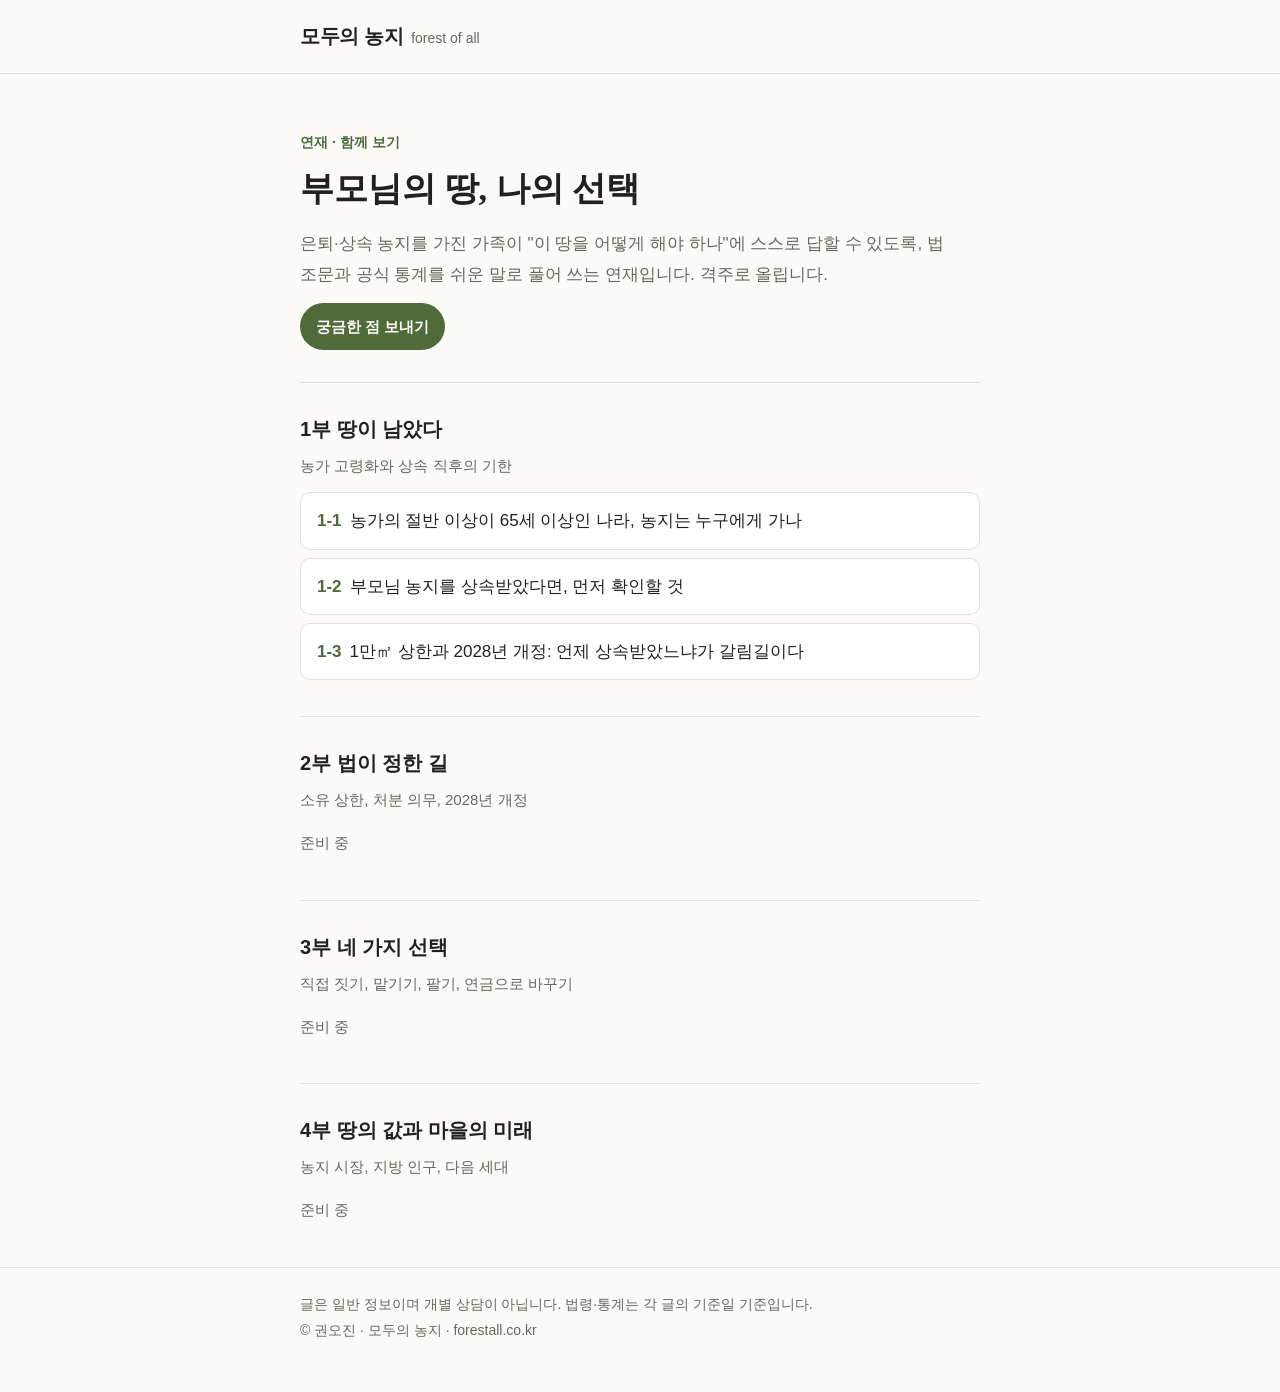
<file: index.html>
<!doctype html><html lang="ko"><head><meta charset="utf-8">
<meta name="viewport" content="width=device-width,initial-scale=1">
<title>모두의 농지 · 함께 보기</title><meta name="description" content="부모님 농지를 물려받은 사람을 위한 법과 통계 이야기"><meta property="og:site_name" content="모두의 농지">
<link rel="stylesheet" href="style.css"></head><body>
<header class="site"><div class="wrap"><a class="brand" href="index.html">모두의 농지</a><span>forest of all</span></div></header>
<main class="wrap"><section class="hero"><p class="kicker">연재 · 함께 보기</p><h1>부모님의 땅, 나의 선택</h1><p>은퇴·상속 농지를 가진 가족이 "이 땅을 어떻게 해야 하나"에 스스로 답할 수 있도록, 법 조문과 공식 통계를 쉬운 말로 풀어 쓰는 연재입니다. 격주로 올립니다.</p><p><a class="ask" href="https://docs.google.com/forms/d/e/1FAIpQLSf7gcZzMaoO86axwBNRMnHjJcVsTW0GQNivDiAqiwM-rBK7sw/viewform" target="_blank" rel="noopener">궁금한 점 보내기</a></p></section><section class="part" id="list"><h2>1부 땅이 남았다</h2><p class="sub">농가 고령화와 상속 직후의 기한</p><a class="post-link" href="posts/1-1.html"><b>1-1</b>농가의 절반 이상이 65세 이상인 나라, 농지는 누구에게 가나</a><a class="post-link" href="posts/1-2.html"><b>1-2</b>부모님 농지를 상속받았다면, 먼저 확인할 것</a><a class="post-link" href="posts/1-3.html"><b>1-3</b>1만㎡ 상한과 2028년 개정: 언제 상속받았느냐가 갈림길이다</a></section><section class="part"><h2>2부 법이 정한 길</h2><p class="sub">소유 상한, 처분 의무, 2028년 개정</p><p class=soon>준비 중</p></section><section class="part"><h2>3부 네 가지 선택</h2><p class="sub">직접 짓기, 맡기기, 팔기, 연금으로 바꾸기</p><p class=soon>준비 중</p></section><section class="part"><h2>4부 땅의 값과 마을의 미래</h2><p class="sub">농지 시장, 지방 인구, 다음 세대</p><p class=soon>준비 중</p></section></main>
<footer><div class="wrap">글은 일반 정보이며 개별 상담이 아닙니다. 법령·통계는 각 글의 기준일 기준입니다.<br>© 권오진 · 모두의 농지 · forestall.co.kr</div></footer>
</body></html>
</file>
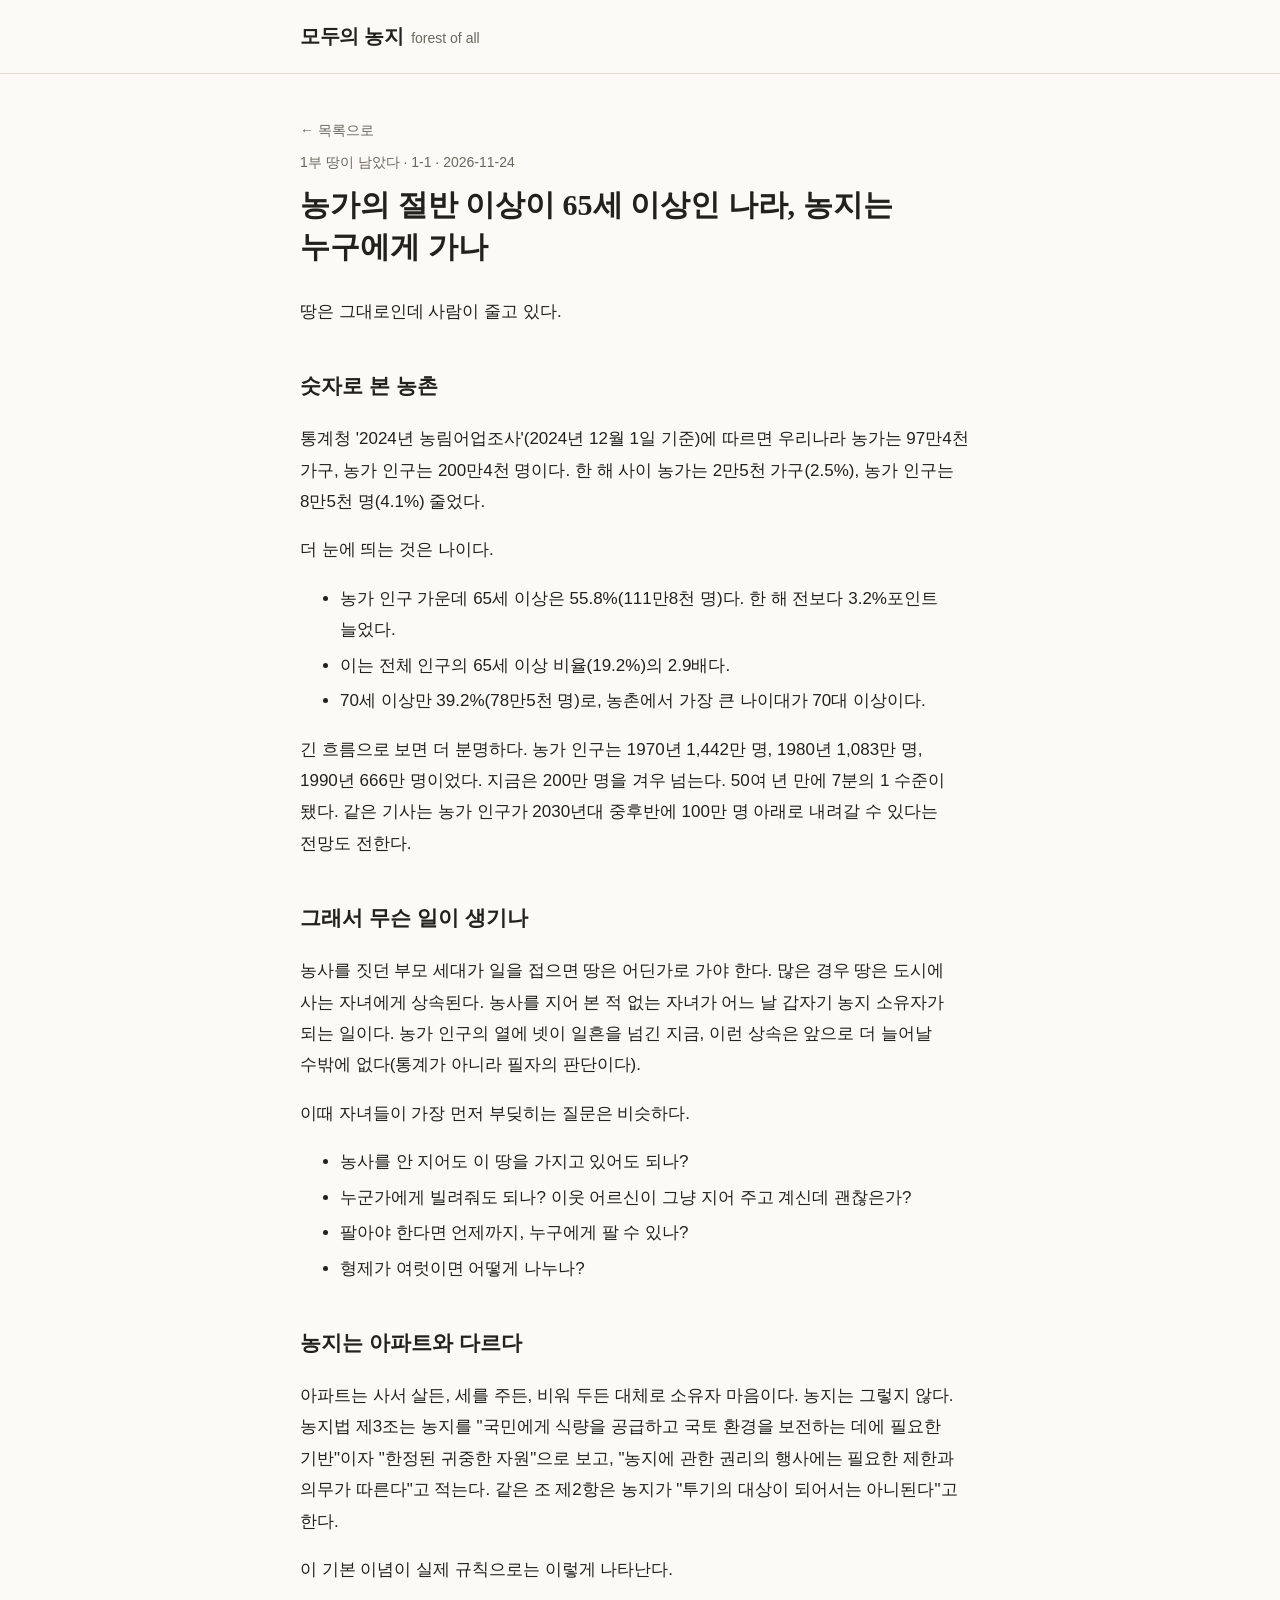
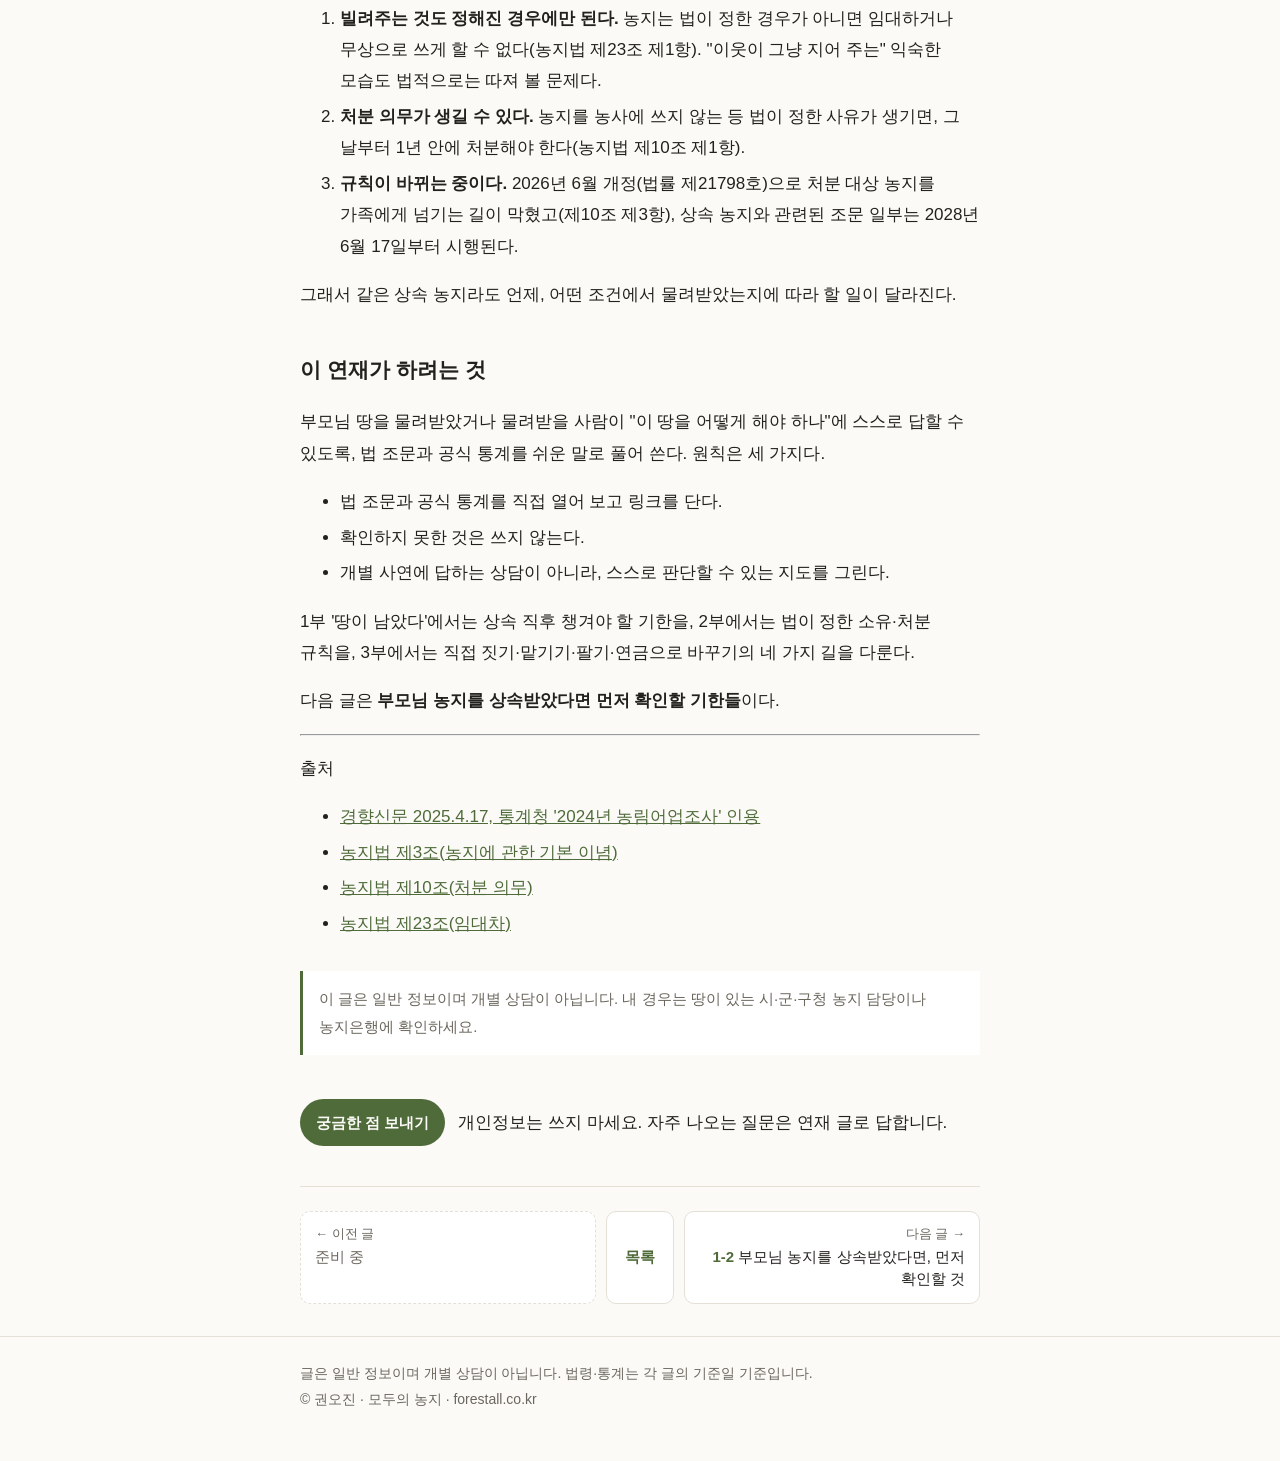
<file: posts/1-1.html>
<!doctype html><html lang="ko"><head><meta charset="utf-8">
<meta name="viewport" content="width=device-width,initial-scale=1">
<title>농가의 절반 이상이 65세 이상인 나라, 농지는 누구에게 가나 · 모두의 농지</title><meta name="description" content="부모님 농지를 물려받은 사람을 위한 법과 통계 이야기"><meta property="og:site_name" content="모두의 농지">
<link rel="stylesheet" href="../style.css"></head><body>
<header class="site"><div class="wrap"><a class="brand" href="../index.html">모두의 농지</a><span>forest of all</span></div></header>
<main class="wrap"><article><a class="back" href="../index.html#list">← 목록으로</a><div class="meta">1부 땅이 남았다 · 1-1 · 2026-11-24</div><h1>농가의 절반 이상이 65세 이상인 나라, 농지는 누구에게 가나</h1><p>땅은 그대로인데 사람이 줄고 있다.</p>
<h2>숫자로 본 농촌</h2>
<p>통계청 '2024년 농림어업조사'(2024년 12월 1일 기준)에 따르면 우리나라 농가는 97만4천 가구, 농가 인구는 200만4천 명이다. 한 해 사이 농가는 2만5천 가구(2.5%), 농가 인구는 8만5천 명(4.1%) 줄었다.</p>
<p>더 눈에 띄는 것은 나이다.</p>
<ul>
<li>농가 인구 가운데 65세 이상은 55.8%(111만8천 명)다. 한 해 전보다 3.2%포인트 늘었다.</li>
<li>이는 전체 인구의 65세 이상 비율(19.2%)의 2.9배다.</li>
<li>70세 이상만 39.2%(78만5천 명)로, 농촌에서 가장 큰 나이대가 70대 이상이다.</li>
</ul>
<p>긴 흐름으로 보면 더 분명하다. 농가 인구는 1970년 1,442만 명, 1980년 1,083만 명, 1990년 666만 명이었다. 지금은 200만 명을 겨우 넘는다. 50여 년 만에 7분의 1 수준이 됐다. 같은 기사는 농가 인구가 2030년대 중후반에 100만 명 아래로 내려갈 수 있다는 전망도 전한다.</p>
<h2>그래서 무슨 일이 생기나</h2>
<p>농사를 짓던 부모 세대가 일을 접으면 땅은 어딘가로 가야 한다. 많은 경우 땅은 도시에 사는 자녀에게 상속된다. 농사를 지어 본 적 없는 자녀가 어느 날 갑자기 농지 소유자가 되는 일이다. 농가 인구의 열에 넷이 일흔을 넘긴 지금, 이런 상속은 앞으로 더 늘어날 수밖에 없다(통계가 아니라 필자의 판단이다).</p>
<p>이때 자녀들이 가장 먼저 부딪히는 질문은 비슷하다.</p>
<ul>
<li>농사를 안 지어도 이 땅을 가지고 있어도 되나?</li>
<li>누군가에게 빌려줘도 되나? 이웃 어르신이 그냥 지어 주고 계신데 괜찮은가?</li>
<li>팔아야 한다면 언제까지, 누구에게 팔 수 있나?</li>
<li>형제가 여럿이면 어떻게 나누나?</li>
</ul>
<h2>농지는 아파트와 다르다</h2>
<p>아파트는 사서 살든, 세를 주든, 비워 두든 대체로 소유자 마음이다. 농지는 그렇지 않다. 농지법 제3조는 농지를 "국민에게 식량을 공급하고 국토 환경을 보전하는 데에 필요한 기반"이자 "한정된 귀중한 자원"으로 보고, "농지에 관한 권리의 행사에는 필요한 제한과 의무가 따른다"고 적는다. 같은 조 제2항은 농지가 "투기의 대상이 되어서는 아니된다"고 한다.</p>
<p>이 기본 이념이 실제 규칙으로는 이렇게 나타난다.</p>
<ol>
<li><strong>빌려주는 것도 정해진 경우에만 된다.</strong> 농지는 법이 정한 경우가 아니면 임대하거나 무상으로 쓰게 할 수 없다(농지법 제23조 제1항). "이웃이 그냥 지어 주는" 익숙한 모습도 법적으로는 따져 볼 문제다.</li>
<li><strong>처분 의무가 생길 수 있다.</strong> 농지를 농사에 쓰지 않는 등 법이 정한 사유가 생기면, 그 날부터 1년 안에 처분해야 한다(농지법 제10조 제1항).</li>
<li><strong>규칙이 바뀌는 중이다.</strong> 2026년 6월 개정(법률 제21798호)으로 처분 대상 농지를 가족에게 넘기는 길이 막혔고(제10조 제3항), 상속 농지와 관련된 조문 일부는 2028년 6월 17일부터 시행된다.</li>
</ol>
<p>그래서 같은 상속 농지라도 언제, 어떤 조건에서 물려받았는지에 따라 할 일이 달라진다.</p>
<h2>이 연재가 하려는 것</h2>
<p>부모님 땅을 물려받았거나 물려받을 사람이 "이 땅을 어떻게 해야 하나"에 스스로 답할 수 있도록, 법 조문과 공식 통계를 쉬운 말로 풀어 쓴다. 원칙은 세 가지다.</p>
<ul>
<li>법 조문과 공식 통계를 직접 열어 보고 링크를 단다.</li>
<li>확인하지 못한 것은 쓰지 않는다.</li>
<li>개별 사연에 답하는 상담이 아니라, 스스로 판단할 수 있는 지도를 그린다.</li>
</ul>
<p>1부 '땅이 남았다'에서는 상속 직후 챙겨야 할 기한을, 2부에서는 법이 정한 소유·처분 규칙을, 3부에서는 직접 짓기·맡기기·팔기·연금으로 바꾸기의 네 가지 길을 다룬다.</p>
<p>다음 글은 <strong>부모님 농지를 상속받았다면 먼저 확인할 기한들</strong>이다.</p>
<hr />
<p>출처</p>
<ul>
<li><a href="https://www.khan.co.kr/article/202504172119025">경향신문 2025.4.17, 통계청 '2024년 농림어업조사' 인용</a></li>
<li><a href="https://www.law.go.kr/법령/농지법/제3조">농지법 제3조(농지에 관한 기본 이념)</a></li>
<li><a href="https://www.law.go.kr/법령/농지법/제10조">농지법 제10조(처분 의무)</a></li>
<li><a href="https://www.law.go.kr/법령/농지법/제23조">농지법 제23조(임대차)</a></li>
</ul><div class="note">이 글은 일반 정보이며 개별 상담이 아닙니다. 내 경우는 땅이 있는 시·군·구청 농지 담당이나 농지은행에 확인하세요.</div><p><a class="ask" href="https://docs.google.com/forms/d/e/1FAIpQLSf7gcZzMaoO86axwBNRMnHjJcVsTW0GQNivDiAqiwM-rBK7sw/viewform" target="_blank" rel="noopener">궁금한 점 보내기</a> 개인정보는 쓰지 마세요. 자주 나오는 질문은 연재 글로 답합니다.</p><nav class="post-nav"><span class="pn prev empty"><small>← 이전 글</small>준비 중</span><a class="pn list" href="../index.html#list">목록</a><a class="pn next" href="1-2.html"><small>다음 글 →</small><b>1-2</b> 부모님 농지를 상속받았다면, 먼저 확인할 것</a></nav></article></main>
<footer><div class="wrap">글은 일반 정보이며 개별 상담이 아닙니다. 법령·통계는 각 글의 기준일 기준입니다.<br>© 권오진 · 모두의 농지 · forestall.co.kr</div></footer>
</body></html>
</file>
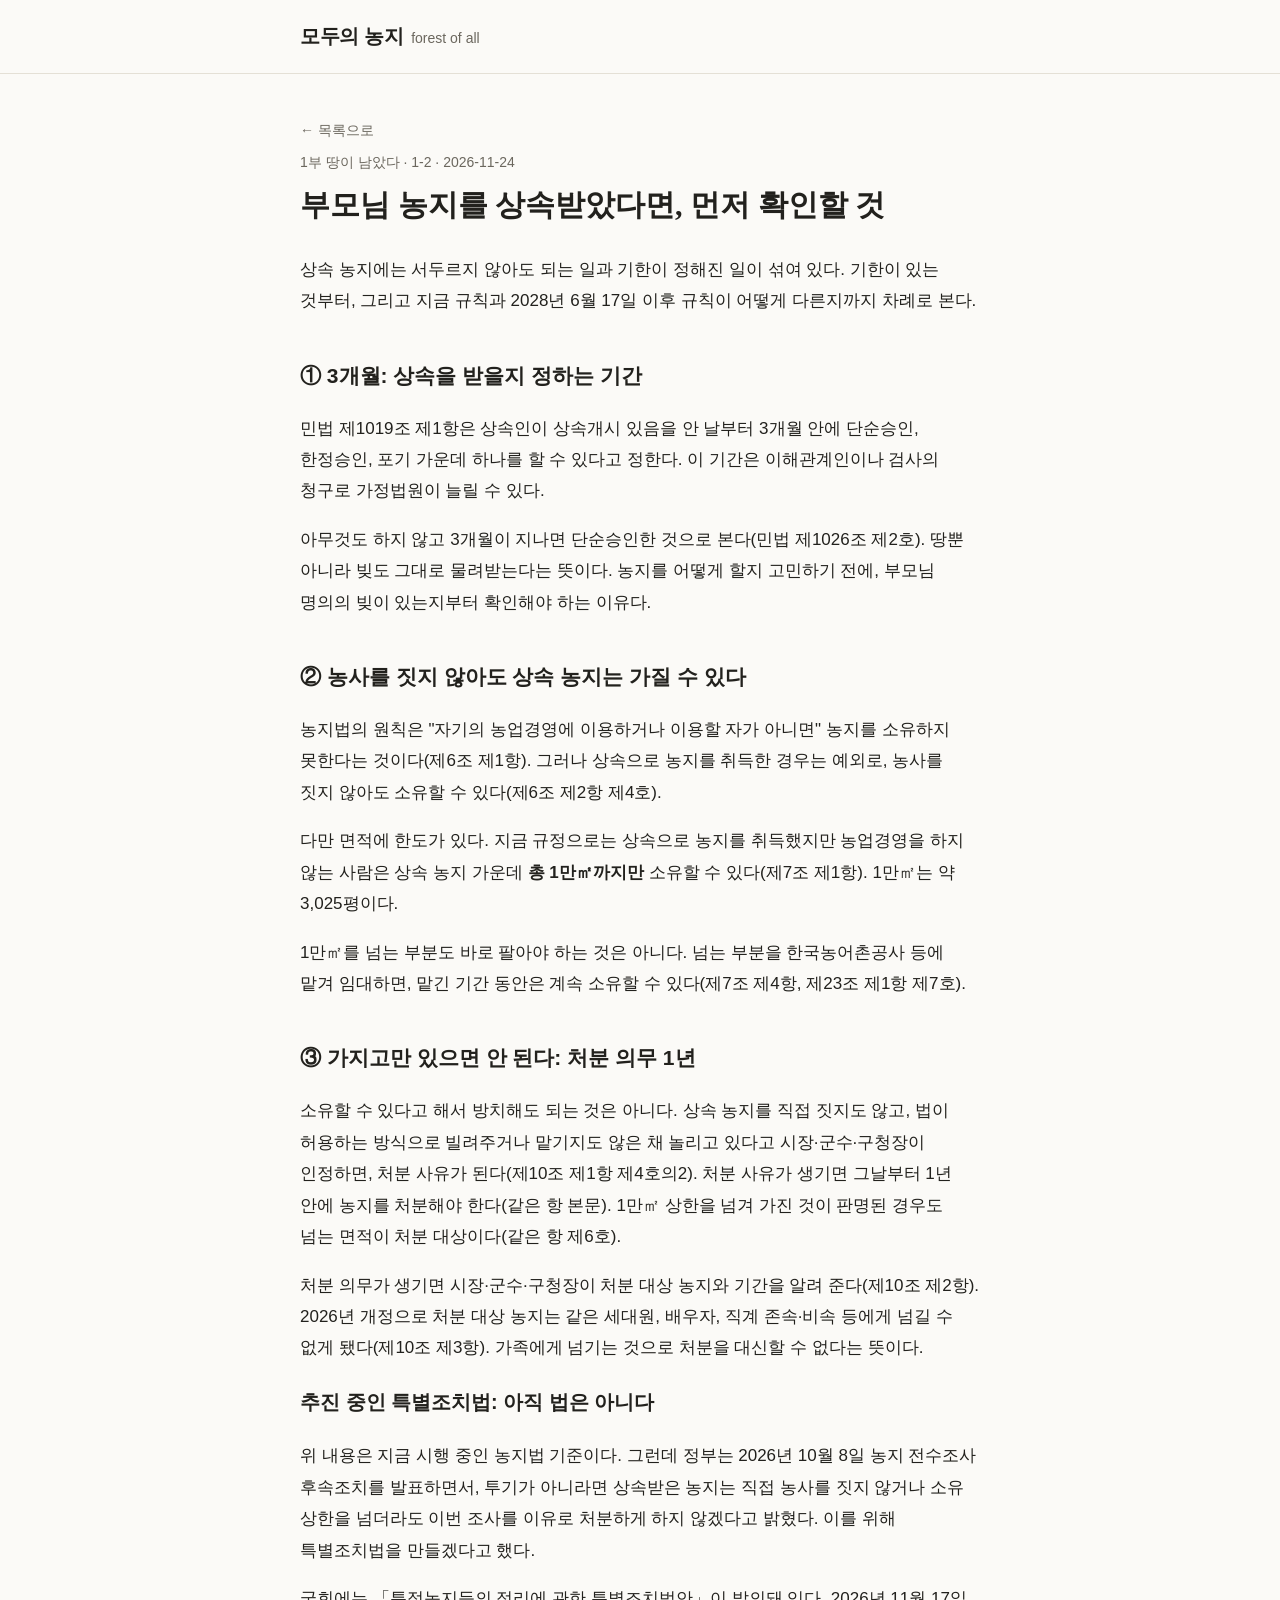
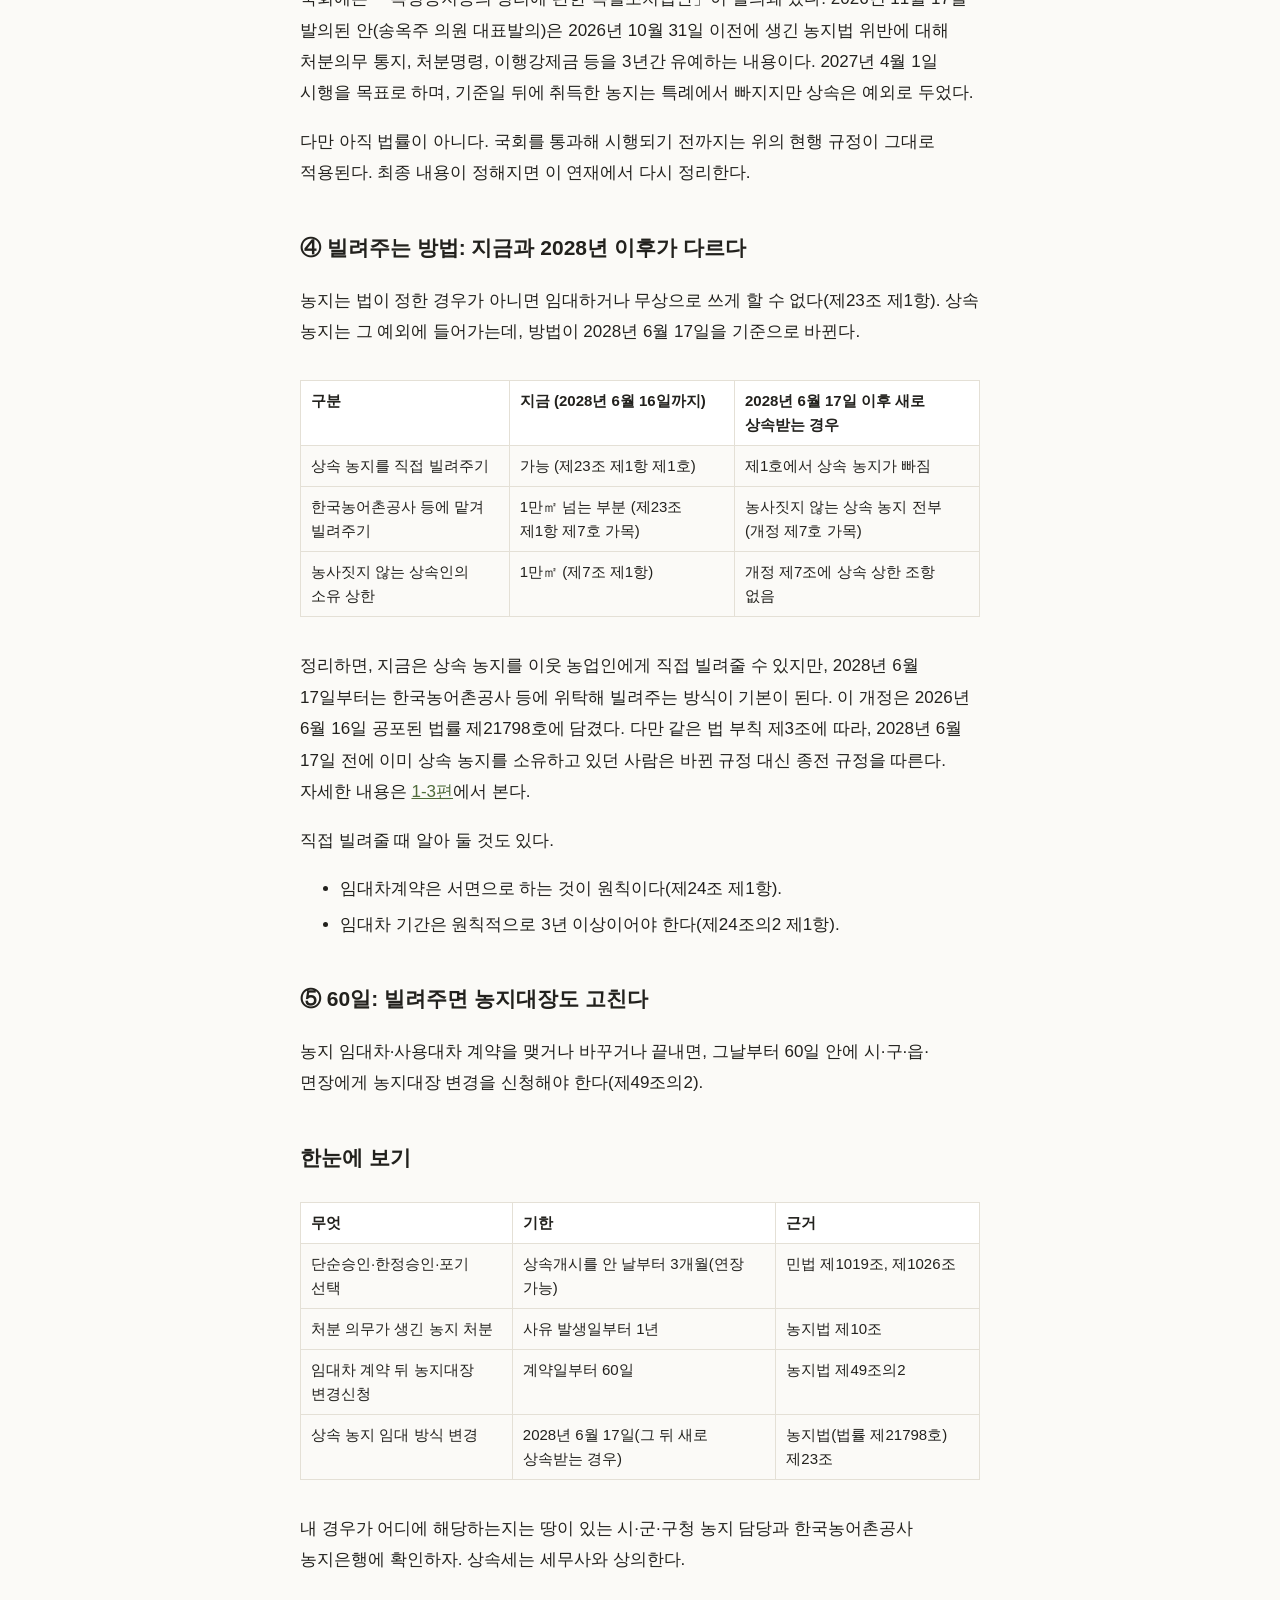
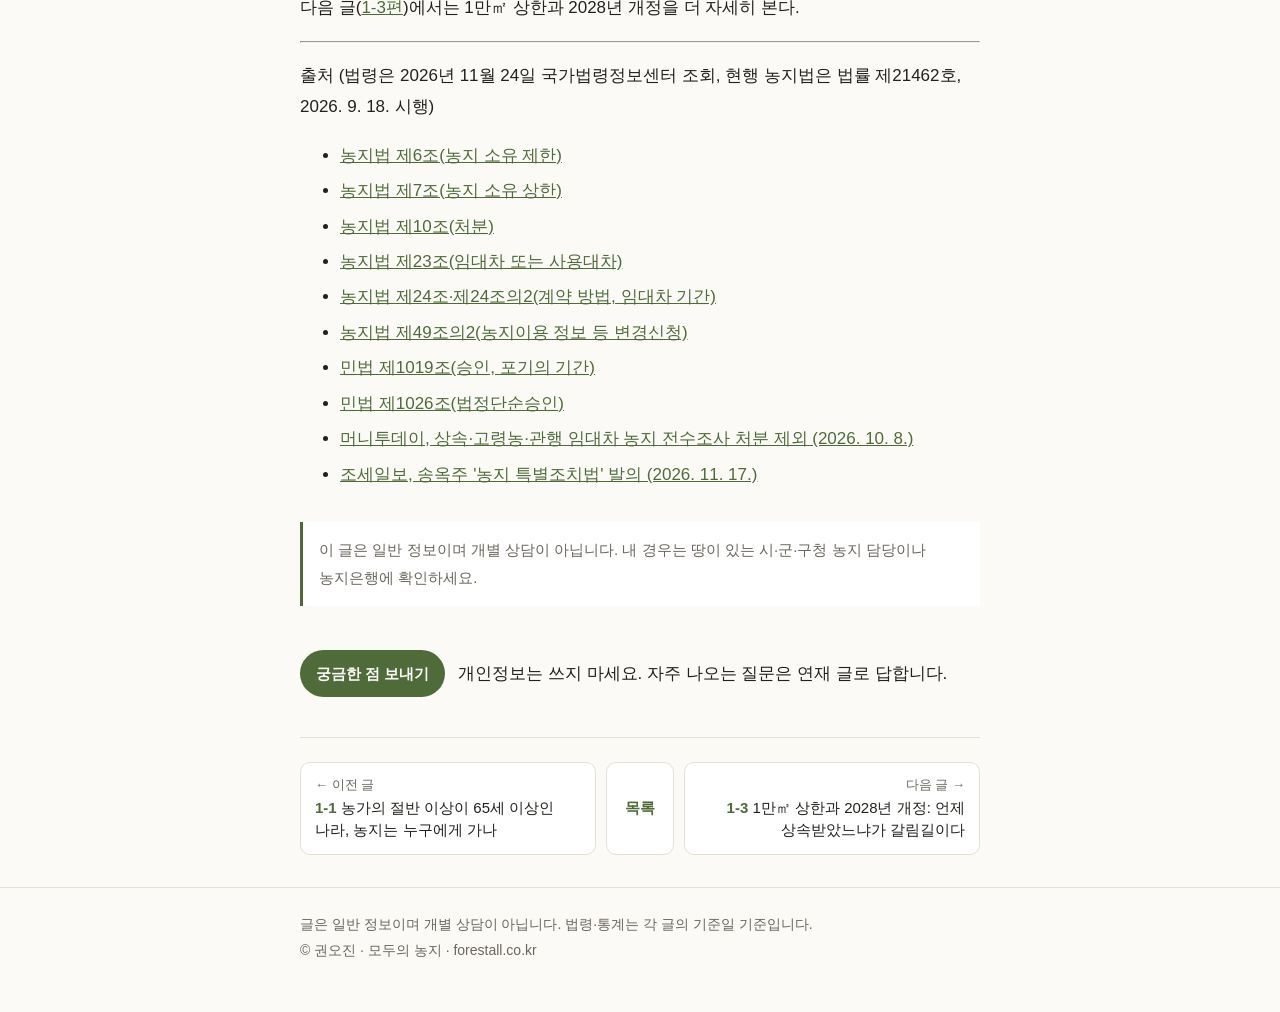
<file: posts/1-2.html>
<!doctype html><html lang="ko"><head><meta charset="utf-8">
<meta name="viewport" content="width=device-width,initial-scale=1">
<title>부모님 농지를 상속받았다면, 먼저 확인할 것 · 모두의 농지</title><meta name="description" content="부모님 농지를 물려받은 사람을 위한 법과 통계 이야기"><meta property="og:site_name" content="모두의 농지">
<link rel="stylesheet" href="../style.css"></head><body>
<header class="site"><div class="wrap"><a class="brand" href="../index.html">모두의 농지</a><span>forest of all</span></div></header>
<main class="wrap"><article><a class="back" href="../index.html#list">← 목록으로</a><div class="meta">1부 땅이 남았다 · 1-2 · 2026-11-24</div><h1>부모님 농지를 상속받았다면, 먼저 확인할 것</h1><p>상속 농지에는 서두르지 않아도 되는 일과 기한이 정해진 일이 섞여 있다. 기한이 있는 것부터, 그리고 지금 규칙과 2028년 6월 17일 이후 규칙이 어떻게 다른지까지 차례로 본다.</p>
<h2>① 3개월: 상속을 받을지 정하는 기간</h2>
<p>민법 제1019조 제1항은 상속인이 상속개시 있음을 안 날부터 3개월 안에 단순승인, 한정승인, 포기 가운데 하나를 할 수 있다고 정한다. 이 기간은 이해관계인이나 검사의 청구로 가정법원이 늘릴 수 있다.</p>
<p>아무것도 하지 않고 3개월이 지나면 단순승인한 것으로 본다(민법 제1026조 제2호). 땅뿐 아니라 빚도 그대로 물려받는다는 뜻이다. 농지를 어떻게 할지 고민하기 전에, 부모님 명의의 빚이 있는지부터 확인해야 하는 이유다.</p>
<h2>② 농사를 짓지 않아도 상속 농지는 가질 수 있다</h2>
<p>농지법의 원칙은 "자기의 농업경영에 이용하거나 이용할 자가 아니면" 농지를 소유하지 못한다는 것이다(제6조 제1항). 그러나 상속으로 농지를 취득한 경우는 예외로, 농사를 짓지 않아도 소유할 수 있다(제6조 제2항 제4호).</p>
<p>다만 면적에 한도가 있다. 지금 규정으로는 상속으로 농지를 취득했지만 농업경영을 하지 않는 사람은 상속 농지 가운데 <strong>총 1만㎡까지만</strong> 소유할 수 있다(제7조 제1항). 1만㎡는 약 3,025평이다.</p>
<p>1만㎡를 넘는 부분도 바로 팔아야 하는 것은 아니다. 넘는 부분을 한국농어촌공사 등에 맡겨 임대하면, 맡긴 기간 동안은 계속 소유할 수 있다(제7조 제4항, 제23조 제1항 제7호).</p>
<h2>③ 가지고만 있으면 안 된다: 처분 의무 1년</h2>
<p>소유할 수 있다고 해서 방치해도 되는 것은 아니다. 상속 농지를 직접 짓지도 않고, 법이 허용하는 방식으로 빌려주거나 맡기지도 않은 채 놀리고 있다고 시장·군수·구청장이 인정하면, 처분 사유가 된다(제10조 제1항 제4호의2). 처분 사유가 생기면 그날부터 1년 안에 농지를 처분해야 한다(같은 항 본문). 1만㎡ 상한을 넘겨 가진 것이 판명된 경우도 넘는 면적이 처분 대상이다(같은 항 제6호).</p>
<p>처분 의무가 생기면 시장·군수·구청장이 처분 대상 농지와 기간을 알려 준다(제10조 제2항). 2026년 개정으로 처분 대상 농지는 같은 세대원, 배우자, 직계 존속·비속 등에게 넘길 수 없게 됐다(제10조 제3항). 가족에게 넘기는 것으로 처분을 대신할 수 없다는 뜻이다.</p>
<h3>추진 중인 특별조치법: 아직 법은 아니다</h3>
<p>위 내용은 지금 시행 중인 농지법 기준이다. 그런데 정부는 2026년 10월 8일 농지 전수조사 후속조치를 발표하면서, 투기가 아니라면 상속받은 농지는 직접 농사를 짓지 않거나 소유 상한을 넘더라도 이번 조사를 이유로 처분하게 하지 않겠다고 밝혔다. 이를 위해 특별조치법을 만들겠다고 했다.</p>
<p>국회에는 「특정농지등의 정리에 관한 특별조치법안」이 발의돼 있다. 2026년 11월 17일 발의된 안(송옥주 의원 대표발의)은 2026년 10월 31일 이전에 생긴 농지법 위반에 대해 처분의무 통지, 처분명령, 이행강제금 등을 3년간 유예하는 내용이다. 2027년 4월 1일 시행을 목표로 하며, 기준일 뒤에 취득한 농지는 특례에서 빠지지만 상속은 예외로 두었다.</p>
<p>다만 아직 법률이 아니다. 국회를 통과해 시행되기 전까지는 위의 현행 규정이 그대로 적용된다. 최종 내용이 정해지면 이 연재에서 다시 정리한다.</p>
<h2>④ 빌려주는 방법: 지금과 2028년 이후가 다르다</h2>
<p>농지는 법이 정한 경우가 아니면 임대하거나 무상으로 쓰게 할 수 없다(제23조 제1항). 상속 농지는 그 예외에 들어가는데, 방법이 2028년 6월 17일을 기준으로 바뀐다.</p>
<div class="tbl"><table>
<thead>
<tr>
<th>구분</th>
<th>지금 (2028년 6월 16일까지)</th>
<th>2028년 6월 17일 이후 새로 상속받는 경우</th>
</tr>
</thead>
<tbody>
<tr>
<td>상속 농지를 직접 빌려주기</td>
<td>가능 (제23조 제1항 제1호)</td>
<td>제1호에서 상속 농지가 빠짐</td>
</tr>
<tr>
<td>한국농어촌공사 등에 맡겨 빌려주기</td>
<td>1만㎡ 넘는 부분 (제23조 제1항 제7호 가목)</td>
<td>농사짓지 않는 상속 농지 전부 (개정 제7호 가목)</td>
</tr>
<tr>
<td>농사짓지 않는 상속인의 소유 상한</td>
<td>1만㎡ (제7조 제1항)</td>
<td>개정 제7조에 상속 상한 조항 없음</td>
</tr>
</tbody>
</table></div>
<p>정리하면, 지금은 상속 농지를 이웃 농업인에게 직접 빌려줄 수 있지만, 2028년 6월 17일부터는 한국농어촌공사 등에 위탁해 빌려주는 방식이 기본이 된다. 이 개정은 2026년 6월 16일 공포된 법률 제21798호에 담겼다. 다만 같은 법 부칙 제3조에 따라, 2028년 6월 17일 전에 이미 상속 농지를 소유하고 있던 사람은 바뀐 규정 대신 종전 규정을 따른다. 자세한 내용은 <a href="1-3.html">1-3편</a>에서 본다.</p>
<p>직접 빌려줄 때 알아 둘 것도 있다.</p>
<ul>
<li>임대차계약은 서면으로 하는 것이 원칙이다(제24조 제1항).</li>
<li>임대차 기간은 원칙적으로 3년 이상이어야 한다(제24조의2 제1항).</li>
</ul>
<h2>⑤ 60일: 빌려주면 농지대장도 고친다</h2>
<p>농지 임대차·사용대차 계약을 맺거나 바꾸거나 끝내면, 그날부터 60일 안에 시·구·읍·면장에게 농지대장 변경을 신청해야 한다(제49조의2).</p>
<h2>한눈에 보기</h2>
<div class="tbl"><table>
<thead>
<tr>
<th>무엇</th>
<th>기한</th>
<th>근거</th>
</tr>
</thead>
<tbody>
<tr>
<td>단순승인·한정승인·포기 선택</td>
<td>상속개시를 안 날부터 3개월(연장 가능)</td>
<td>민법 제1019조, 제1026조</td>
</tr>
<tr>
<td>처분 의무가 생긴 농지 처분</td>
<td>사유 발생일부터 1년</td>
<td>농지법 제10조</td>
</tr>
<tr>
<td>임대차 계약 뒤 농지대장 변경신청</td>
<td>계약일부터 60일</td>
<td>농지법 제49조의2</td>
</tr>
<tr>
<td>상속 농지 임대 방식 변경</td>
<td>2028년 6월 17일(그 뒤 새로 상속받는 경우)</td>
<td>농지법(법률 제21798호) 제23조</td>
</tr>
</tbody>
</table></div>
<p>내 경우가 어디에 해당하는지는 땅이 있는 시·군·구청 농지 담당과 한국농어촌공사 농지은행에 확인하자. 상속세는 세무사와 상의한다.</p>
<p>다음 글(<a href="1-3.html">1-3편</a>)에서는 1만㎡ 상한과 2028년 개정을 더 자세히 본다.</p>
<hr />
<p>출처 (법령은 2026년 11월 24일 국가법령정보센터 조회, 현행 농지법은 법률 제21462호, 2026. 9. 18. 시행)</p>
<ul>
<li><a href="https://www.law.go.kr/법령/농지법/제6조">농지법 제6조(농지 소유 제한)</a></li>
<li><a href="https://www.law.go.kr/법령/농지법/제7조">농지법 제7조(농지 소유 상한)</a></li>
<li><a href="https://www.law.go.kr/법령/농지법/제10조">농지법 제10조(처분)</a></li>
<li><a href="https://www.law.go.kr/법령/농지법/제23조">농지법 제23조(임대차 또는 사용대차)</a></li>
<li><a href="https://www.law.go.kr/법령/농지법/제24조의2">농지법 제24조·제24조의2(계약 방법, 임대차 기간)</a></li>
<li><a href="https://www.law.go.kr/법령/농지법/제49조의2">농지법 제49조의2(농지이용 정보 등 변경신청)</a></li>
<li><a href="https://www.law.go.kr/법령/민법/제1019조">민법 제1019조(승인, 포기의 기간)</a></li>
<li><a href="https://www.law.go.kr/법령/민법/제1026조">민법 제1026조(법정단순승인)</a></li>
<li><a href="https://www.mt.co.kr/economy/2026/10/08/2026100813211644335">머니투데이, 상속·고령농·관행 임대차 농지 전수조사 처분 제외 (2026. 10. 8.)</a></li>
<li><a href="https://news.nate.com/view/20261117n10295">조세일보, 송옥주 '농지 특별조치법' 발의 (2026. 11. 17.)</a></li>
</ul><div class="note">이 글은 일반 정보이며 개별 상담이 아닙니다. 내 경우는 땅이 있는 시·군·구청 농지 담당이나 농지은행에 확인하세요.</div><p><a class="ask" href="https://docs.google.com/forms/d/e/1FAIpQLSf7gcZzMaoO86axwBNRMnHjJcVsTW0GQNivDiAqiwM-rBK7sw/viewform" target="_blank" rel="noopener">궁금한 점 보내기</a> 개인정보는 쓰지 마세요. 자주 나오는 질문은 연재 글로 답합니다.</p><nav class="post-nav"><a class="pn prev" href="1-1.html"><small>← 이전 글</small><b>1-1</b> 농가의 절반 이상이 65세 이상인 나라, 농지는 누구에게 가나</a><a class="pn list" href="../index.html#list">목록</a><a class="pn next" href="1-3.html"><small>다음 글 →</small><b>1-3</b> 1만㎡ 상한과 2028년 개정: 언제 상속받았느냐가 갈림길이다</a></nav></article></main>
<footer><div class="wrap">글은 일반 정보이며 개별 상담이 아닙니다. 법령·통계는 각 글의 기준일 기준입니다.<br>© 권오진 · 모두의 농지 · forestall.co.kr</div></footer>
</body></html>
</file>
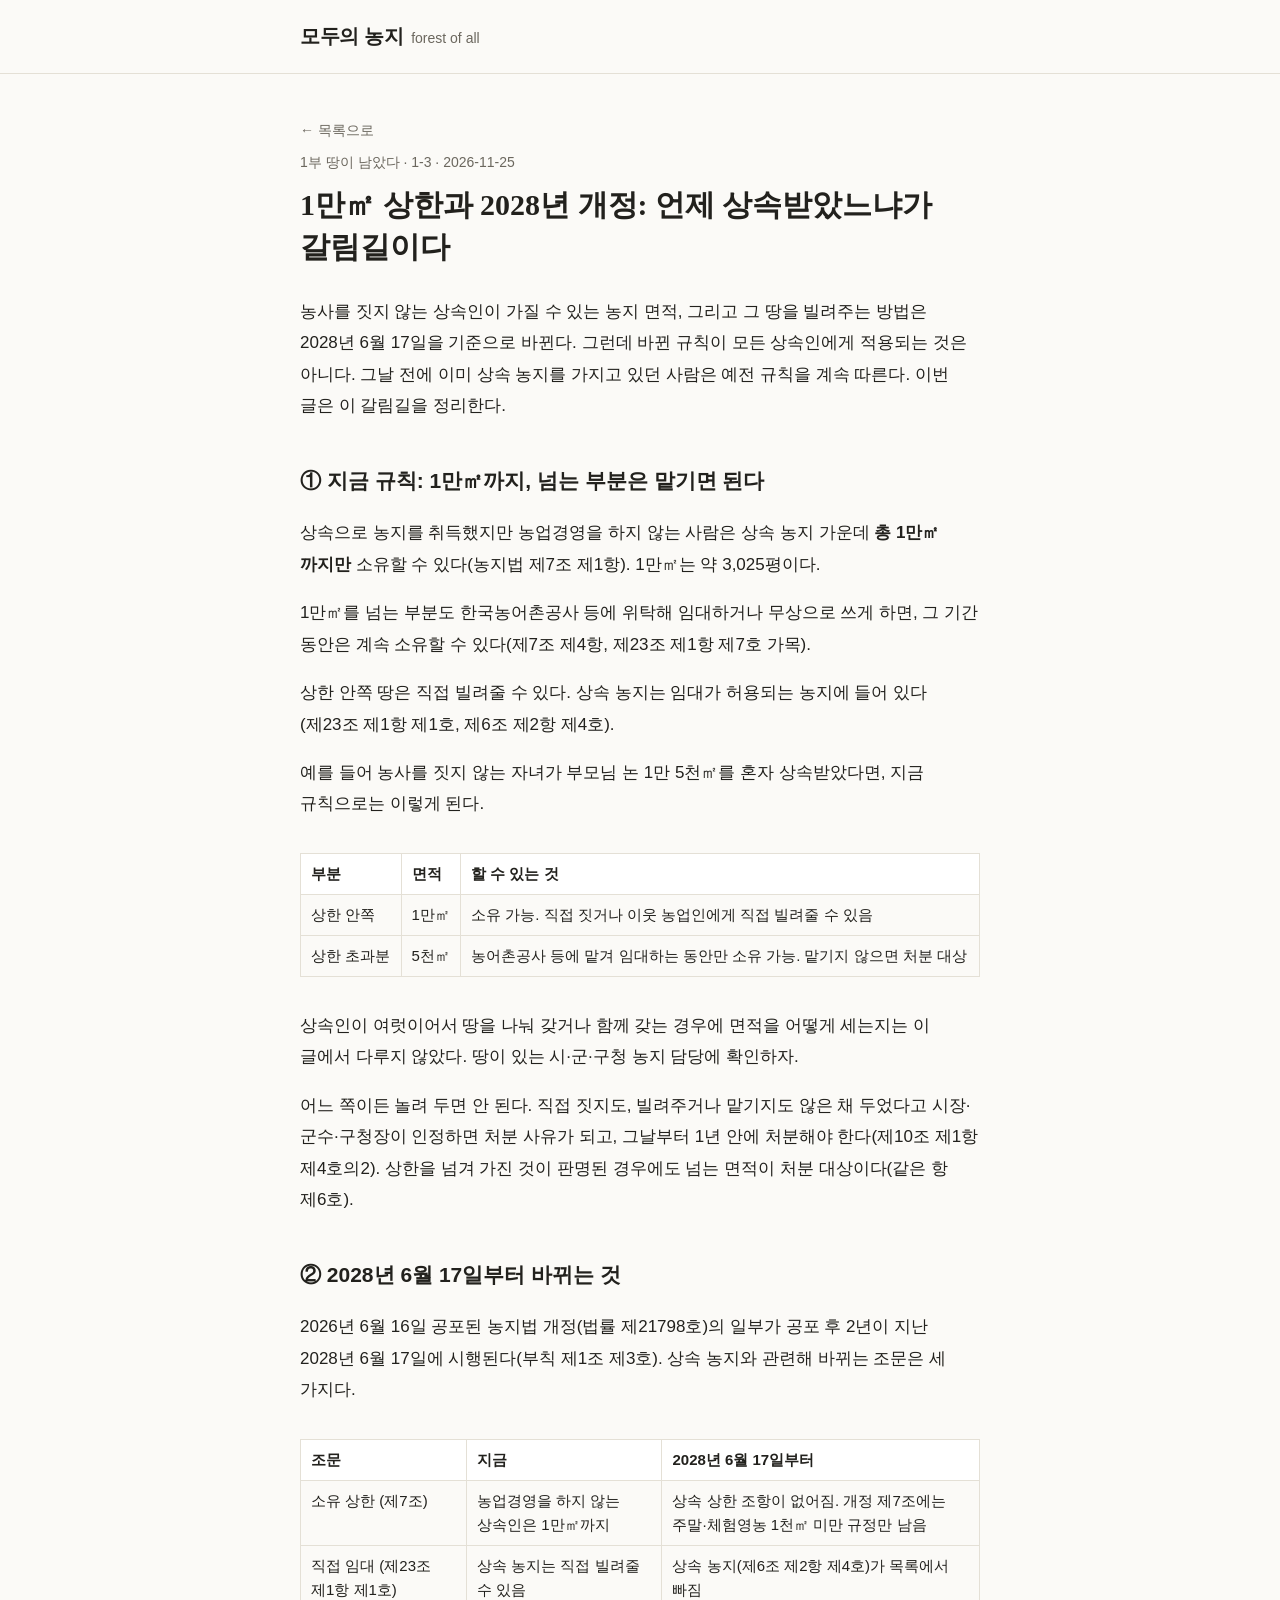
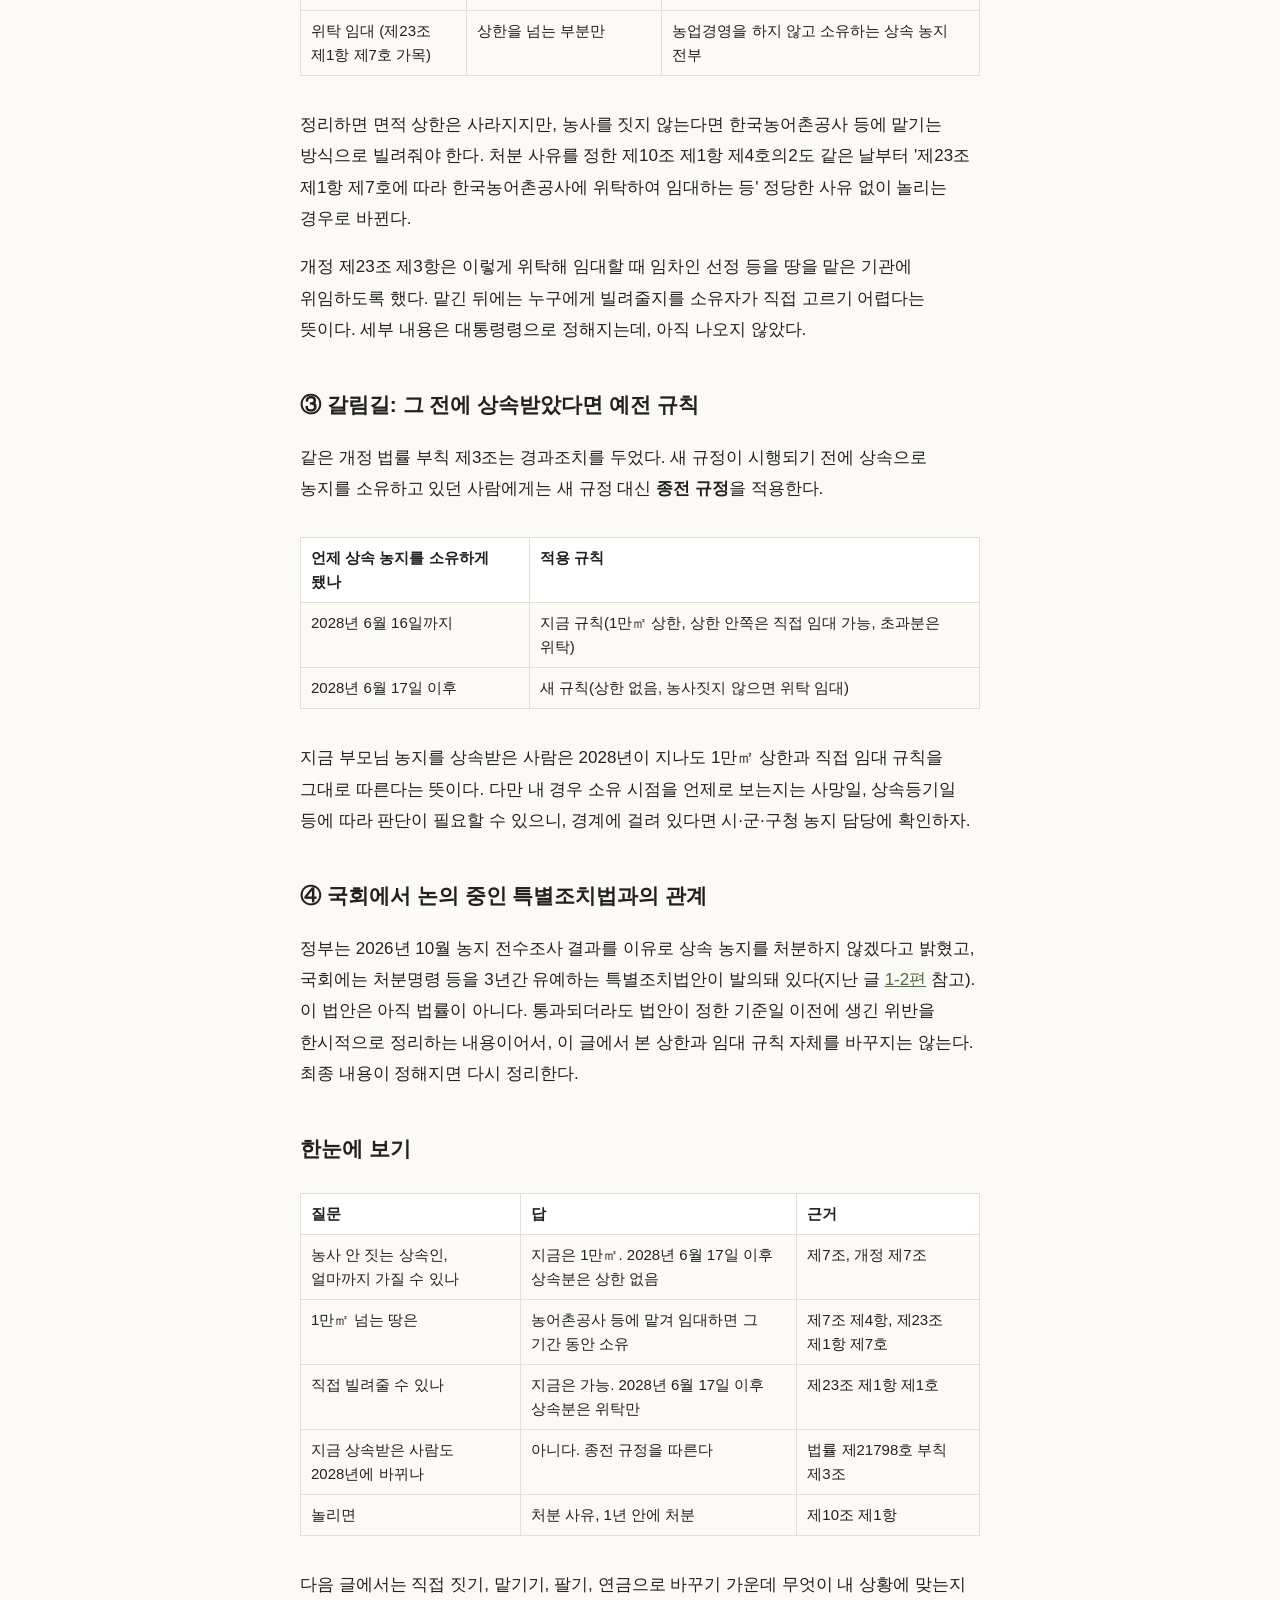
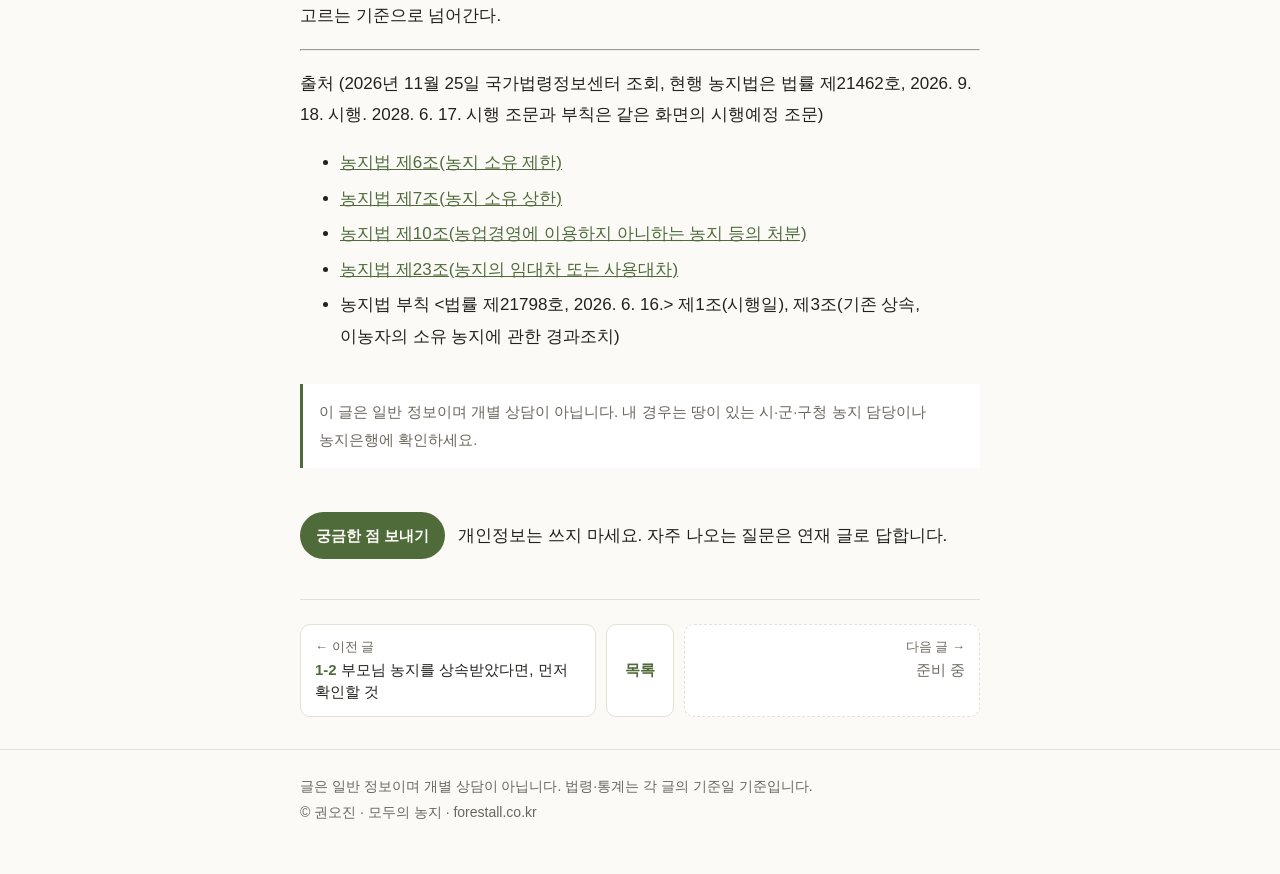
<file: posts/1-3.html>
<!doctype html><html lang="ko"><head><meta charset="utf-8">
<meta name="viewport" content="width=device-width,initial-scale=1">
<title>1만㎡ 상한과 2028년 개정: 언제 상속받았느냐가 갈림길이다 · 모두의 농지</title><meta name="description" content="부모님 농지를 물려받은 사람을 위한 법과 통계 이야기"><meta property="og:site_name" content="모두의 농지">
<link rel="stylesheet" href="../style.css"></head><body>
<header class="site"><div class="wrap"><a class="brand" href="../index.html">모두의 농지</a><span>forest of all</span></div></header>
<main class="wrap"><article><a class="back" href="../index.html#list">← 목록으로</a><div class="meta">1부 땅이 남았다 · 1-3 · 2026-11-25</div><h1>1만㎡ 상한과 2028년 개정: 언제 상속받았느냐가 갈림길이다</h1><p>농사를 짓지 않는 상속인이 가질 수 있는 농지 면적, 그리고 그 땅을 빌려주는 방법은 2028년 6월 17일을 기준으로 바뀐다. 그런데 바뀐 규칙이 모든 상속인에게 적용되는 것은 아니다. 그날 전에 이미 상속 농지를 가지고 있던 사람은 예전 규칙을 계속 따른다. 이번 글은 이 갈림길을 정리한다.</p>
<h2>① 지금 규칙: 1만㎡까지, 넘는 부분은 맡기면 된다</h2>
<p>상속으로 농지를 취득했지만 농업경영을 하지 않는 사람은 상속 농지 가운데 <strong>총 1만㎡까지만</strong> 소유할 수 있다(농지법 제7조 제1항). 1만㎡는 약 3,025평이다.</p>
<p>1만㎡를 넘는 부분도 한국농어촌공사 등에 위탁해 임대하거나 무상으로 쓰게 하면, 그 기간 동안은 계속 소유할 수 있다(제7조 제4항, 제23조 제1항 제7호 가목).</p>
<p>상한 안쪽 땅은 직접 빌려줄 수 있다. 상속 농지는 임대가 허용되는 농지에 들어 있다(제23조 제1항 제1호, 제6조 제2항 제4호).</p>
<p>예를 들어 농사를 짓지 않는 자녀가 부모님 논 1만 5천㎡를 혼자 상속받았다면, 지금 규칙으로는 이렇게 된다.</p>
<div class="tbl"><table>
<thead>
<tr>
<th>부분</th>
<th>면적</th>
<th>할 수 있는 것</th>
</tr>
</thead>
<tbody>
<tr>
<td>상한 안쪽</td>
<td>1만㎡</td>
<td>소유 가능. 직접 짓거나 이웃 농업인에게 직접 빌려줄 수 있음</td>
</tr>
<tr>
<td>상한 초과분</td>
<td>5천㎡</td>
<td>농어촌공사 등에 맡겨 임대하는 동안만 소유 가능. 맡기지 않으면 처분 대상</td>
</tr>
</tbody>
</table></div>
<p>상속인이 여럿이어서 땅을 나눠 갖거나 함께 갖는 경우에 면적을 어떻게 세는지는 이 글에서 다루지 않았다. 땅이 있는 시·군·구청 농지 담당에 확인하자.</p>
<p>어느 쪽이든 놀려 두면 안 된다. 직접 짓지도, 빌려주거나 맡기지도 않은 채 두었다고 시장·군수·구청장이 인정하면 처분 사유가 되고, 그날부터 1년 안에 처분해야 한다(제10조 제1항 제4호의2). 상한을 넘겨 가진 것이 판명된 경우에도 넘는 면적이 처분 대상이다(같은 항 제6호).</p>
<h2>② 2028년 6월 17일부터 바뀌는 것</h2>
<p>2026년 6월 16일 공포된 농지법 개정(법률 제21798호)의 일부가 공포 후 2년이 지난 2028년 6월 17일에 시행된다(부칙 제1조 제3호). 상속 농지와 관련해 바뀌는 조문은 세 가지다.</p>
<div class="tbl"><table>
<thead>
<tr>
<th>조문</th>
<th>지금</th>
<th>2028년 6월 17일부터</th>
</tr>
</thead>
<tbody>
<tr>
<td>소유 상한 (제7조)</td>
<td>농업경영을 하지 않는 상속인은 1만㎡까지</td>
<td>상속 상한 조항이 없어짐. 개정 제7조에는 주말·체험영농 1천㎡ 미만 규정만 남음</td>
</tr>
<tr>
<td>직접 임대 (제23조 제1항 제1호)</td>
<td>상속 농지는 직접 빌려줄 수 있음</td>
<td>상속 농지(제6조 제2항 제4호)가 목록에서 빠짐</td>
</tr>
<tr>
<td>위탁 임대 (제23조 제1항 제7호 가목)</td>
<td>상한을 넘는 부분만</td>
<td>농업경영을 하지 않고 소유하는 상속 농지 전부</td>
</tr>
</tbody>
</table></div>
<p>정리하면 면적 상한은 사라지지만, 농사를 짓지 않는다면 한국농어촌공사 등에 맡기는 방식으로 빌려줘야 한다. 처분 사유를 정한 제10조 제1항 제4호의2도 같은 날부터 '제23조 제1항 제7호에 따라 한국농어촌공사에 위탁하여 임대하는 등' 정당한 사유 없이 놀리는 경우로 바뀐다.</p>
<p>개정 제23조 제3항은 이렇게 위탁해 임대할 때 임차인 선정 등을 땅을 맡은 기관에 위임하도록 했다. 맡긴 뒤에는 누구에게 빌려줄지를 소유자가 직접 고르기 어렵다는 뜻이다. 세부 내용은 대통령령으로 정해지는데, 아직 나오지 않았다.</p>
<h2>③ 갈림길: 그 전에 상속받았다면 예전 규칙</h2>
<p>같은 개정 법률 부칙 제3조는 경과조치를 두었다. 새 규정이 시행되기 전에 상속으로 농지를 소유하고 있던 사람에게는 새 규정 대신 <strong>종전 규정</strong>을 적용한다.</p>
<div class="tbl"><table>
<thead>
<tr>
<th>언제 상속 농지를 소유하게 됐나</th>
<th>적용 규칙</th>
</tr>
</thead>
<tbody>
<tr>
<td>2028년 6월 16일까지</td>
<td>지금 규칙(1만㎡ 상한, 상한 안쪽은 직접 임대 가능, 초과분은 위탁)</td>
</tr>
<tr>
<td>2028년 6월 17일 이후</td>
<td>새 규칙(상한 없음, 농사짓지 않으면 위탁 임대)</td>
</tr>
</tbody>
</table></div>
<p>지금 부모님 농지를 상속받은 사람은 2028년이 지나도 1만㎡ 상한과 직접 임대 규칙을 그대로 따른다는 뜻이다. 다만 내 경우 소유 시점을 언제로 보는지는 사망일, 상속등기일 등에 따라 판단이 필요할 수 있으니, 경계에 걸려 있다면 시·군·구청 농지 담당에 확인하자.</p>
<h2>④ 국회에서 논의 중인 특별조치법과의 관계</h2>
<p>정부는 2026년 10월 농지 전수조사 결과를 이유로 상속 농지를 처분하지 않겠다고 밝혔고, 국회에는 처분명령 등을 3년간 유예하는 특별조치법안이 발의돼 있다(지난 글 <a href="1-2.html">1-2편</a> 참고). 이 법안은 아직 법률이 아니다. 통과되더라도 법안이 정한 기준일 이전에 생긴 위반을 한시적으로 정리하는 내용이어서, 이 글에서 본 상한과 임대 규칙 자체를 바꾸지는 않는다. 최종 내용이 정해지면 다시 정리한다.</p>
<h2>한눈에 보기</h2>
<div class="tbl"><table>
<thead>
<tr>
<th>질문</th>
<th>답</th>
<th>근거</th>
</tr>
</thead>
<tbody>
<tr>
<td>농사 안 짓는 상속인, 얼마까지 가질 수 있나</td>
<td>지금은 1만㎡. 2028년 6월 17일 이후 상속분은 상한 없음</td>
<td>제7조, 개정 제7조</td>
</tr>
<tr>
<td>1만㎡ 넘는 땅은</td>
<td>농어촌공사 등에 맡겨 임대하면 그 기간 동안 소유</td>
<td>제7조 제4항, 제23조 제1항 제7호</td>
</tr>
<tr>
<td>직접 빌려줄 수 있나</td>
<td>지금은 가능. 2028년 6월 17일 이후 상속분은 위탁만</td>
<td>제23조 제1항 제1호</td>
</tr>
<tr>
<td>지금 상속받은 사람도 2028년에 바뀌나</td>
<td>아니다. 종전 규정을 따른다</td>
<td>법률 제21798호 부칙 제3조</td>
</tr>
<tr>
<td>놀리면</td>
<td>처분 사유, 1년 안에 처분</td>
<td>제10조 제1항</td>
</tr>
</tbody>
</table></div>
<p>다음 글에서는 직접 짓기, 맡기기, 팔기, 연금으로 바꾸기 가운데 무엇이 내 상황에 맞는지 고르는 기준으로 넘어간다.</p>
<hr />
<p>출처 (2026년 11월 25일 국가법령정보센터 조회, 현행 농지법은 법률 제21462호, 2026. 9. 18. 시행. 2028. 6. 17. 시행 조문과 부칙은 같은 화면의 시행예정 조문)</p>
<ul>
<li><a href="https://www.law.go.kr/법령/농지법/제6조">농지법 제6조(농지 소유 제한)</a></li>
<li><a href="https://www.law.go.kr/법령/농지법/제7조">농지법 제7조(농지 소유 상한)</a></li>
<li><a href="https://www.law.go.kr/법령/농지법/제10조">농지법 제10조(농업경영에 이용하지 아니하는 농지 등의 처분)</a></li>
<li><a href="https://www.law.go.kr/법령/농지법/제23조">농지법 제23조(농지의 임대차 또는 사용대차)</a></li>
<li>농지법 부칙 &lt;법률 제21798호, 2026. 6. 16.&gt; 제1조(시행일), 제3조(기존 상속, 이농자의 소유 농지에 관한 경과조치)</li>
</ul><div class="note">이 글은 일반 정보이며 개별 상담이 아닙니다. 내 경우는 땅이 있는 시·군·구청 농지 담당이나 농지은행에 확인하세요.</div><p><a class="ask" href="https://docs.google.com/forms/d/e/1FAIpQLSf7gcZzMaoO86axwBNRMnHjJcVsTW0GQNivDiAqiwM-rBK7sw/viewform" target="_blank" rel="noopener">궁금한 점 보내기</a> 개인정보는 쓰지 마세요. 자주 나오는 질문은 연재 글로 답합니다.</p><nav class="post-nav"><a class="pn prev" href="1-2.html"><small>← 이전 글</small><b>1-2</b> 부모님 농지를 상속받았다면, 먼저 확인할 것</a><a class="pn list" href="../index.html#list">목록</a><span class="pn next empty"><small>다음 글 →</small>준비 중</span></nav></article></main>
<footer><div class="wrap">글은 일반 정보이며 개별 상담이 아닙니다. 법령·통계는 각 글의 기준일 기준입니다.<br>© 권오진 · 모두의 농지 · forestall.co.kr</div></footer>
</body></html>
</file>
<file: style.css>
:root{--bg:#fbfaf7;--fg:#22211d;--muted:#6b675e;--line:#e4e0d6;--accent:#4f6b3a;--card:#fff}
@media (prefers-color-scheme:dark){:root{--bg:#171815;--fg:#e9e6de;--muted:#a19c90;--line:#33352f;--accent:#9cbf7f;--card:#1f201c}}
*{box-sizing:border-box}
body{margin:0;background:var(--bg);color:var(--fg);font:17px/1.85 "Pretendard","Apple SD Gothic Neo","Noto Sans KR",sans-serif;word-break:keep-all}
a{color:var(--accent)}
.wrap{max-width:720px;margin:0 auto;padding:0 20px}
header.site{border-bottom:1px solid var(--line);padding:18px 0}
header.site a{color:var(--fg);text-decoration:none;font-weight:700}
header.site span{color:var(--muted);font-size:14px;margin-left:8px}
.hero{padding:56px 0 32px}
.hero h1{font-size:34px;line-height:1.35;margin:0 0 16px;font-family:"Noto Serif KR","AppleMyungjo",serif}
.hero p{color:var(--muted);margin:0}
.part{border-top:1px solid var(--line);padding:28px 0}
.part h2{font-size:20px;margin:0 0 4px}
.part .sub{color:var(--muted);font-size:15px;margin:0 0 12px}
.post-link{display:block;padding:12px 16px;margin:8px 0;background:var(--card);border:1px solid var(--line);border-radius:10px;text-decoration:none;color:var(--fg)}
.post-link b{color:var(--accent);margin-right:8px}
.soon{color:var(--muted);font-size:15px}
article{padding:40px 0 24px}
article .meta{color:var(--muted);font-size:14px}
article h1{font-size:30px;line-height:1.4;margin:8px 0 28px;font-family:"Noto Serif KR","AppleMyungjo",serif}
article h2{font-size:21px;margin:40px 0 8px}
article li{margin:4px 0}
.note{margin:32px 0;padding:14px 16px;border-left:3px solid var(--accent);background:var(--card);color:var(--muted);font-size:15px}
table{width:100%;border-collapse:collapse;margin:16px 0;font-size:15px;line-height:1.6}
th,td{border:1px solid var(--line);padding:8px 10px;text-align:left;vertical-align:top}
th{background:var(--card)}
.tbl{overflow-x:auto}
.ask{display:inline-block;margin:12px 8px 0 0;padding:10px 16px;border-radius:999px;background:var(--accent);color:var(--bg);text-decoration:none;font-weight:700;font-size:15px}
footer{border-top:1px solid var(--line);padding:24px 0 48px;color:var(--muted);font-size:14px}
@media (max-width:600px){body{font-size:16px}.hero h1{font-size:27px}article h1{font-size:25px}}
.back{display:inline-block;font-size:14px;color:var(--muted);text-decoration:none;margin-bottom:6px}
.back:hover{color:var(--accent)}
.post-nav{display:grid;grid-template-columns:1fr auto 1fr;gap:10px;margin:40px 0 8px;padding-top:24px;border-top:1px solid var(--line)}
.pn{display:block;padding:12px 14px;background:var(--card);border:1px solid var(--line);border-radius:10px;text-decoration:none;color:var(--fg);font-size:15px;line-height:1.5}
.pn small{display:block;color:var(--muted);font-size:13px;margin-bottom:2px}
.pn b{color:var(--accent)}
.pn.next{text-align:right}
.pn.list{display:flex;align-items:center;justify-content:center;padding:12px 18px;font-weight:700;color:var(--accent)}
.pn.empty{color:var(--muted);border-style:dashed}
a.pn:hover{border-color:var(--accent)}
@media (max-width:600px){.post-nav{grid-template-columns:1fr 1fr}.pn.list{grid-column:1/-1;order:3}}
header.site a.brand{font-size:20px;letter-spacing:-0.02em}
.hero .kicker{color:var(--accent);font-size:14px;font-weight:700;margin:0 0 10px}
</file>
